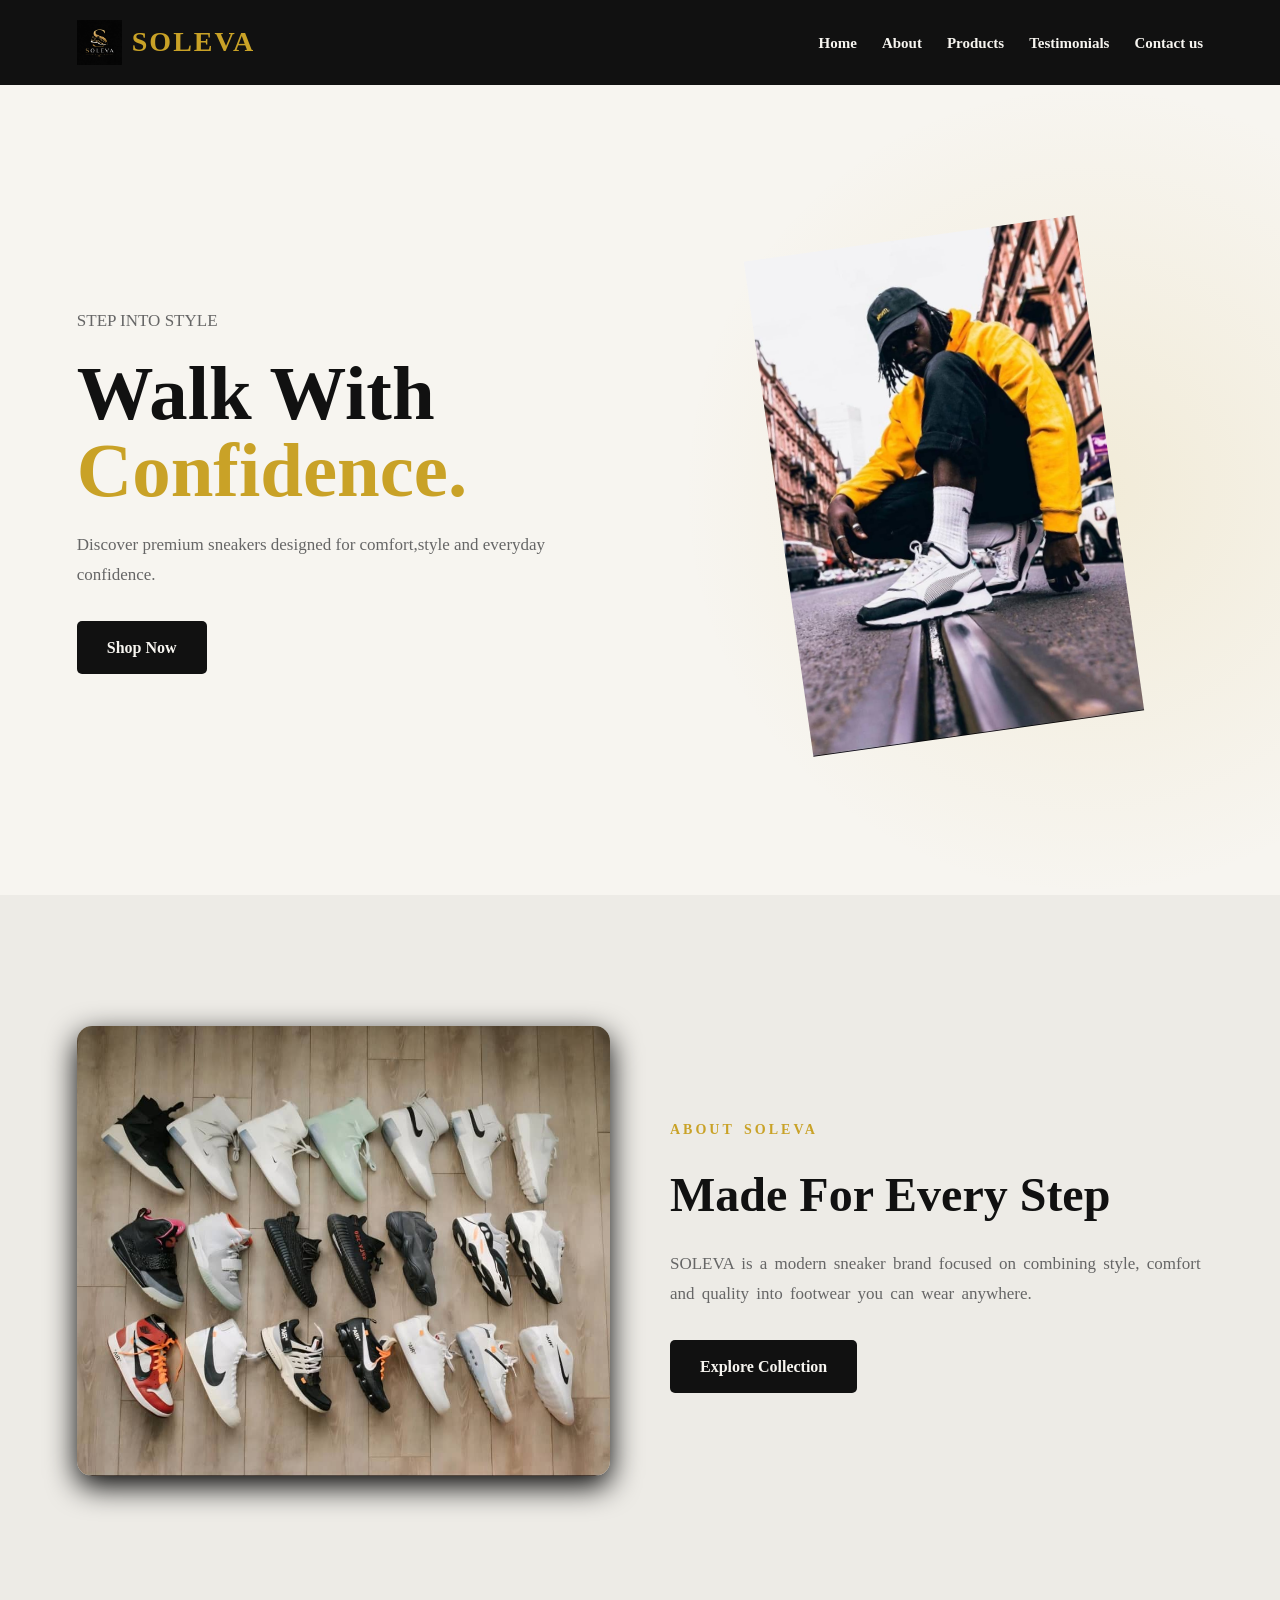
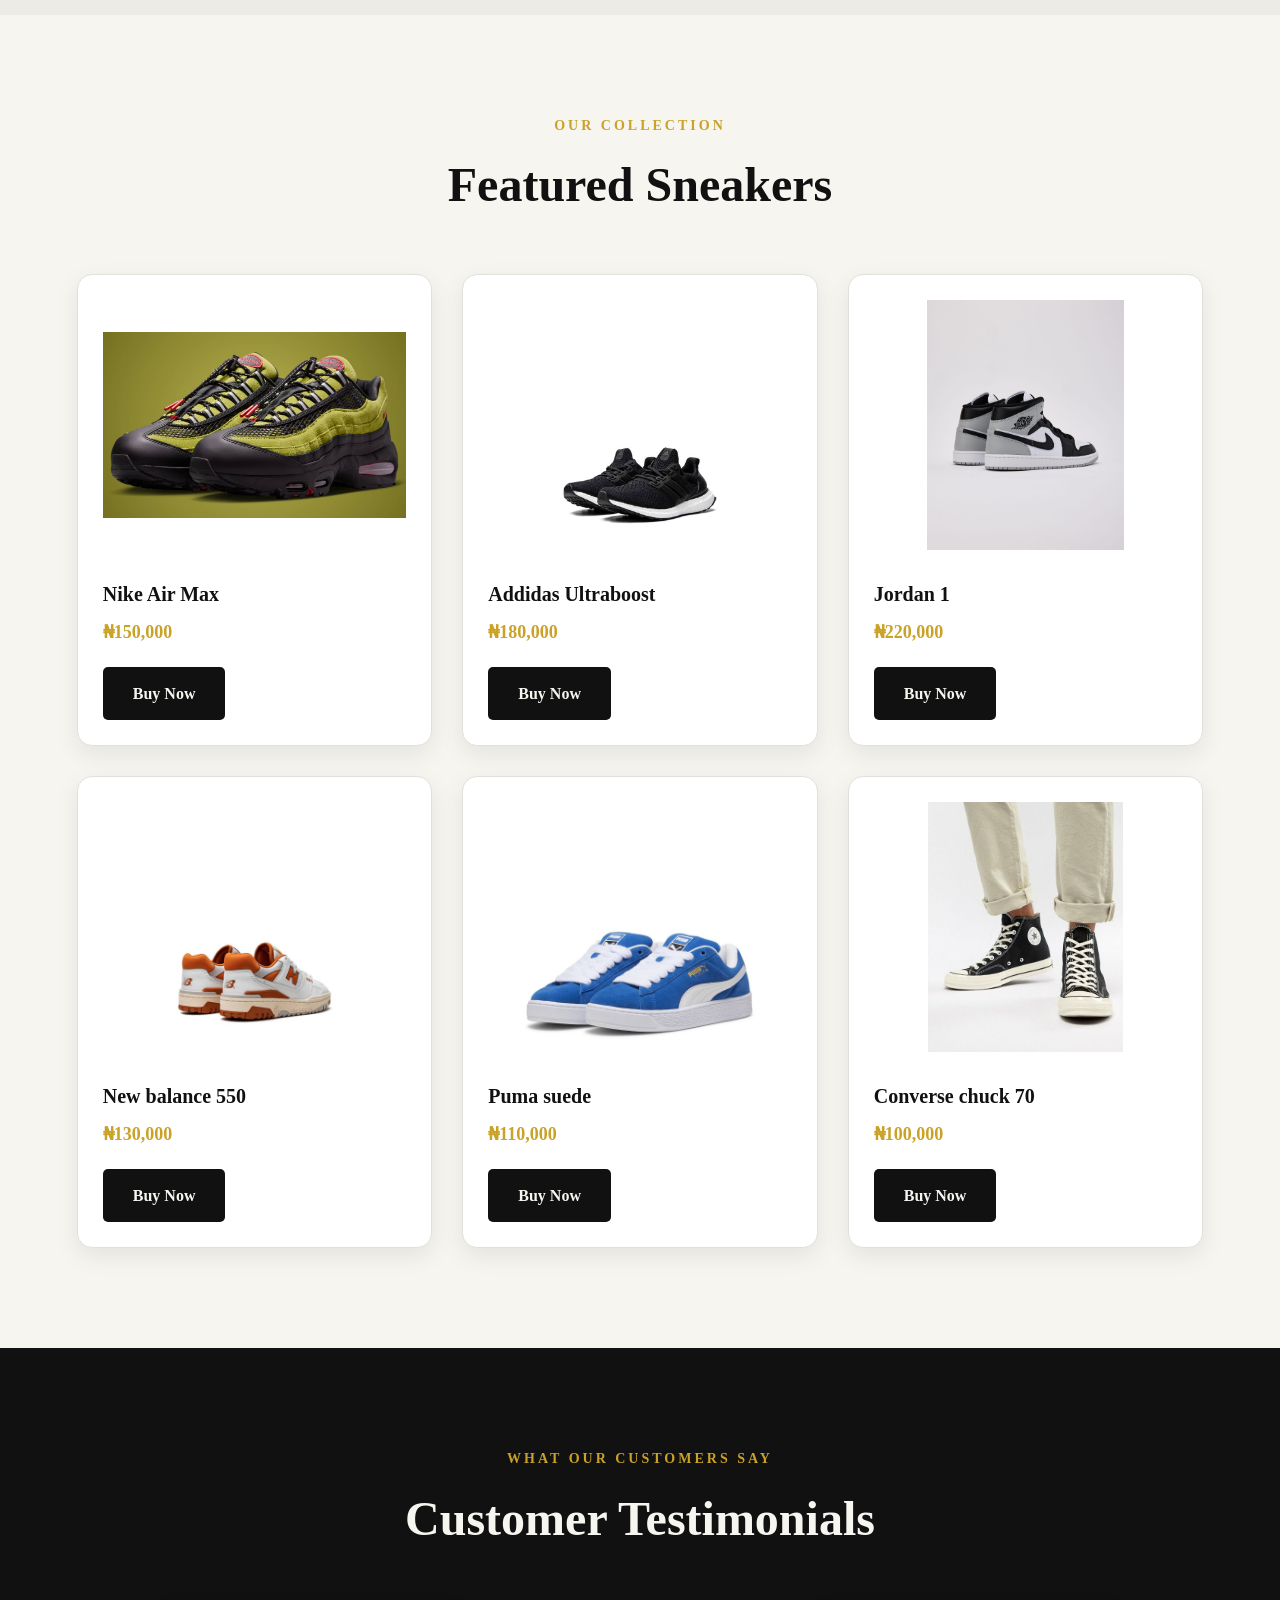
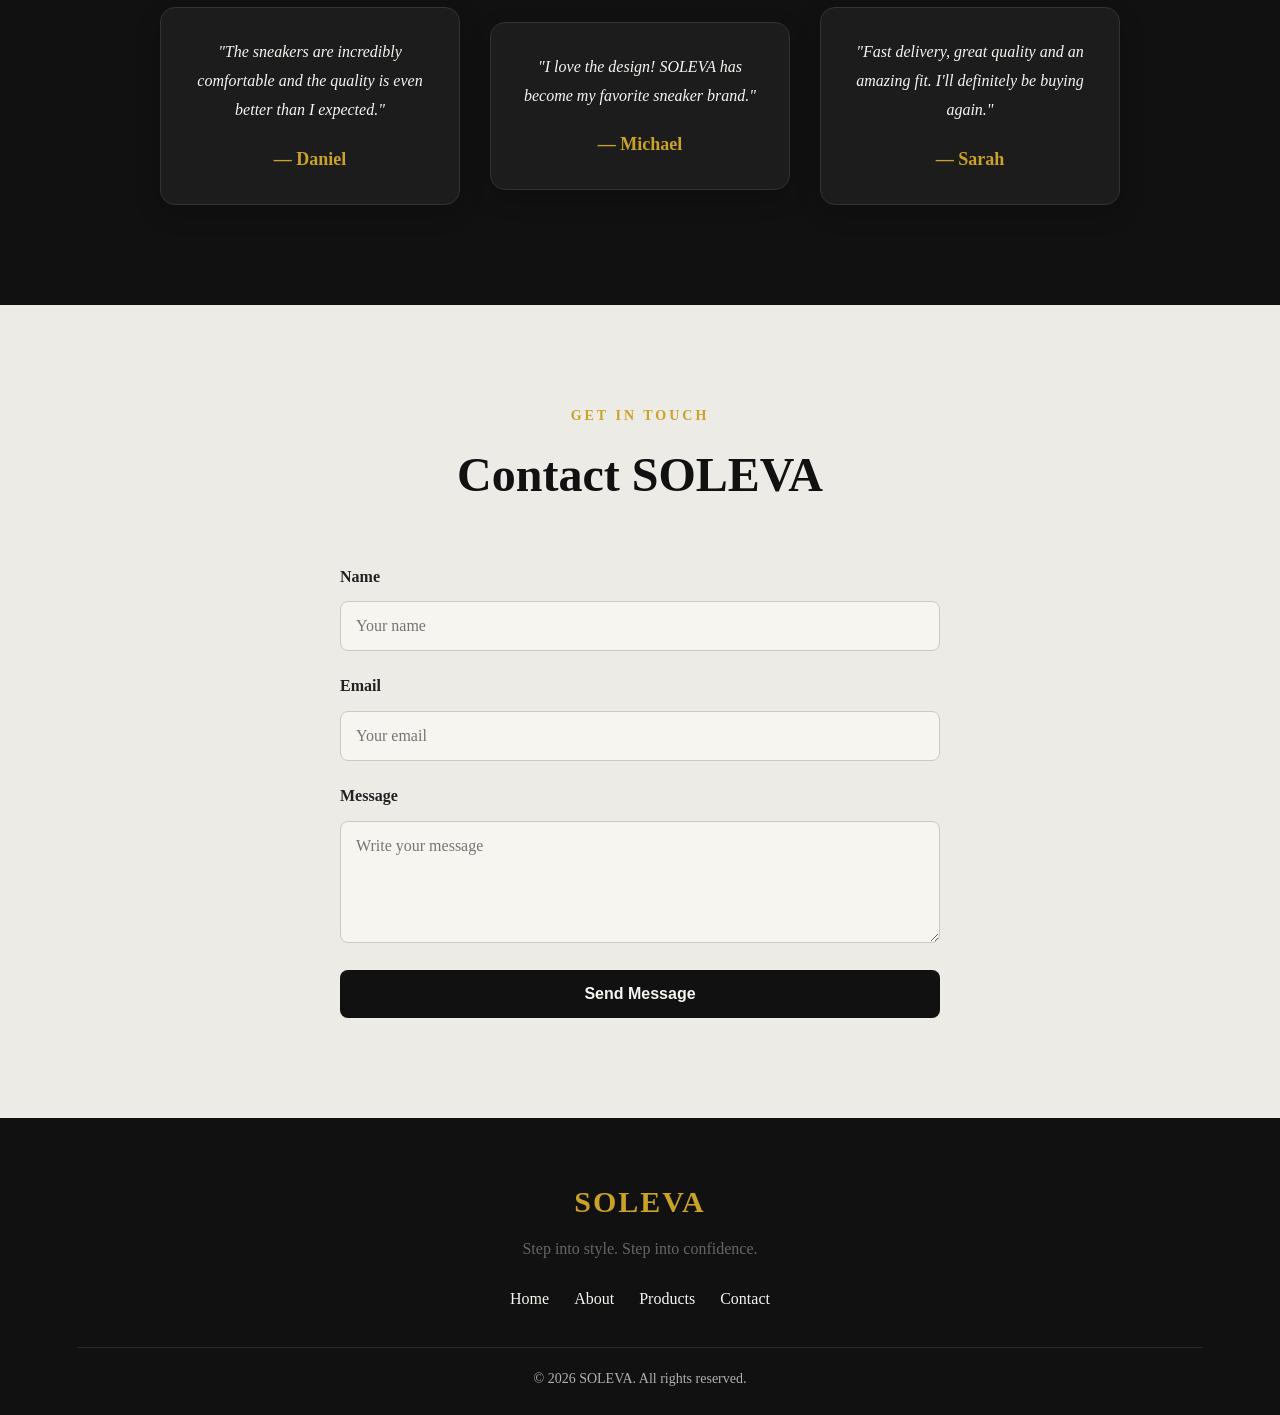
<file: soleva/index.html>
<!DOCTYPE html>
<html lang="en">
<head>
    <meta charset="UTF-8">
    <meta name="viewport" content="width=device-width, initial-scale=1.0">
    <meta name="description" content="Modern sneakers designed for style, comfort and performance.">
    <title>SOLEVA / Step Into Style</title>
    <link rel="stylesheet" href="style.css">
</head>
<body>
<!-- HEADER -->
    <header>

        <nav>

            <div class="brand">
                <img src="./images/Soleva.jpeg" alt="SOLEVA logo">
                <h1>SOLEVA</h1>
            </div>
            <ul>

                <li>
                    <a href="#home">Home</a>
                </li>
                <li>
                    <a href="#about">About</a>
                </li>
                <li>
                    <a href="#products">Products</a>
                </li>
                <li>
                    <a href="#testimonials">Testimonials</a>
                </li>
                <li>
                    <a href="#contact">Contact us</a>
                </li>

            </ul>

        </nav>

    </header>

    <main>

        <!-- HERO -->

        <section class="hero" id="home">

            <div class="hero-content">
                
                <p>STEP INTO STYLE</p>

                <h2>Walk With <span>Confidence.</span></h2>
                <p> Discover premium sneakers designed for comfort,style and everyday confidence.</p>
                <a href="#products" class="btn">Shop Now</a>

            </div>

            <div class="hero-image">
                <img src="./images/humanshoe.jpeg" alt="SOLEVA sneaker">
            </div>

        </section>

        <!-- ABOUT SECTION -->

        <section class="about" id="about">
            
            <div class="about-image">
                <img src="./images/collectionshoe.jpeg" alt="SOLEVA sneaker collection">
            </div>

            <div class="about-content">

                <p>ABOUT SOLEVA</p>

                    <h2>Made For Every Step</h2>
                    <p>SOLEVA is a modern sneaker brand focused on combining style, comfort and quality into footwear you can wear anywhere.</p>
                    <a href="#products" class="btn">Explore Collection</a>

            </div>

        </section>

        <!-- PRODUCTS -->

        <section class="products" id="products">

            <div class="section-heading">

                <p>OUR COLLECTION</p>
                <h2>Featured Sneakers</h2>

            </div>

            <div class="product-container">

                <article class="product-card">
                    <img src="./images/air max.jpeg" alt="Nike Air Max">
                    <h3>Nike Air Max</h3>
                    <p>₦150,000</p>
                    <a href="#contact" class="btn">Buy Now</a>
                </article>

                <article class="product-card">
                    <img src="./images/ultraboost.jpeg" alt="Addidas Ultraboost">
                    <h3>Addidas Ultraboost</h3>
                    <p>₦180,000</p>
                    <a href="#contact" class="btn">Buy Now</a>
                </article>

                <article class="product-card">
                    <img src="./images/jordan 1.jpeg" alt="Jordan 1">
                    <h3>Jordan 1</h3>
                    <p>₦220,000</p>
                    <a href="#contact" class="btn">Buy Now</a>
                </article>

                <article class="product-card">
                    <img src="./images/new balance.jpeg" alt="New balance 550">
                    <h3>New balance 550</h3>
                    <p>₦130,000</p>
                    <a href="#contact" class="btn">Buy Now</a>
                </article>

                <article class="product-card">
                    <img src="./images/puma.jpeg" alt="Puma Suede">
                    <h3>Puma suede</h3>
                    <p>₦110,000</p>
                    <a href="#contact" class="btn">Buy Now</a>
                </article>

                <article class="product-card">
                    <img src="./images/converse chuck.jpeg" alt="Converse chuck 70">
                    <h3>Converse chuck 70</h3>
                    <p>₦100,000</p>
                    <a href="#contact" class="btn">Buy Now</a>
                </article>

            </div>

        </section>

        <!-- TESTIMONY -->

        <section class="testimonials" id="testimonials">

            <div class="section-heading">
                <p>WHAT OUR CUSTOMERS SAY</p>
                <h2>Customer Testimonials</h2>
            </div>

            <div class="testimonial-container">

                <article class="testimonial">
                    <p>"The sneakers are incredibly comfortable and the quality is even better than I expected."</p>
                    <h3>— Daniel</h3>
                </article>

                <article class="testimonial">
                    <p>"I love the design! SOLEVA has become my favorite sneaker brand."</p>
                    <h3>— Michael</h3>
                </article>

                <article class="testimonial">
                    <p>"Fast delivery, great quality and an amazing fit. I'll definitely be buying again."</p>
                    <h3>— Sarah</h3>
                </article>

            </div>

        </section>

         <!-- CONTACTS -->
          
        <section class="contact" id="contact">

            <div class="section-heading">
                <p>GET IN TOUCH</p>
                <h2>Contact SOLEVA</h2>
            </div>

            <form>
                <label for="name">Name</label>
                <input type="text" id="name" placeholder="Your name">

                <label for="email">Email</label>
                <input type="email" id="email" placeholder="Your email">

                <label for="message">Message</label>
                <textarea id="message" rows="5" placeholder="Write your message"></textarea>

            <button type="submit">Send Message</button>

            </form>

        </section>

    </main>

    <footer>
        
        <div class="footer-content">

            <h2>SOLEVA</h2>
            <p>Step into style. Step into confidence.</p>

        <div class="footer-links">
            <a href="#home">Home</a>
            <a href="#about">About</a>
            <a href="#products">Products</a>
            <a href="#contact">Contact</a>
        </div>

        </div>

        <p class="copyright"> &copy; 2026 SOLEVA. All rights reserved.</p>

    </footer>
    
</body>
</html>
</file>
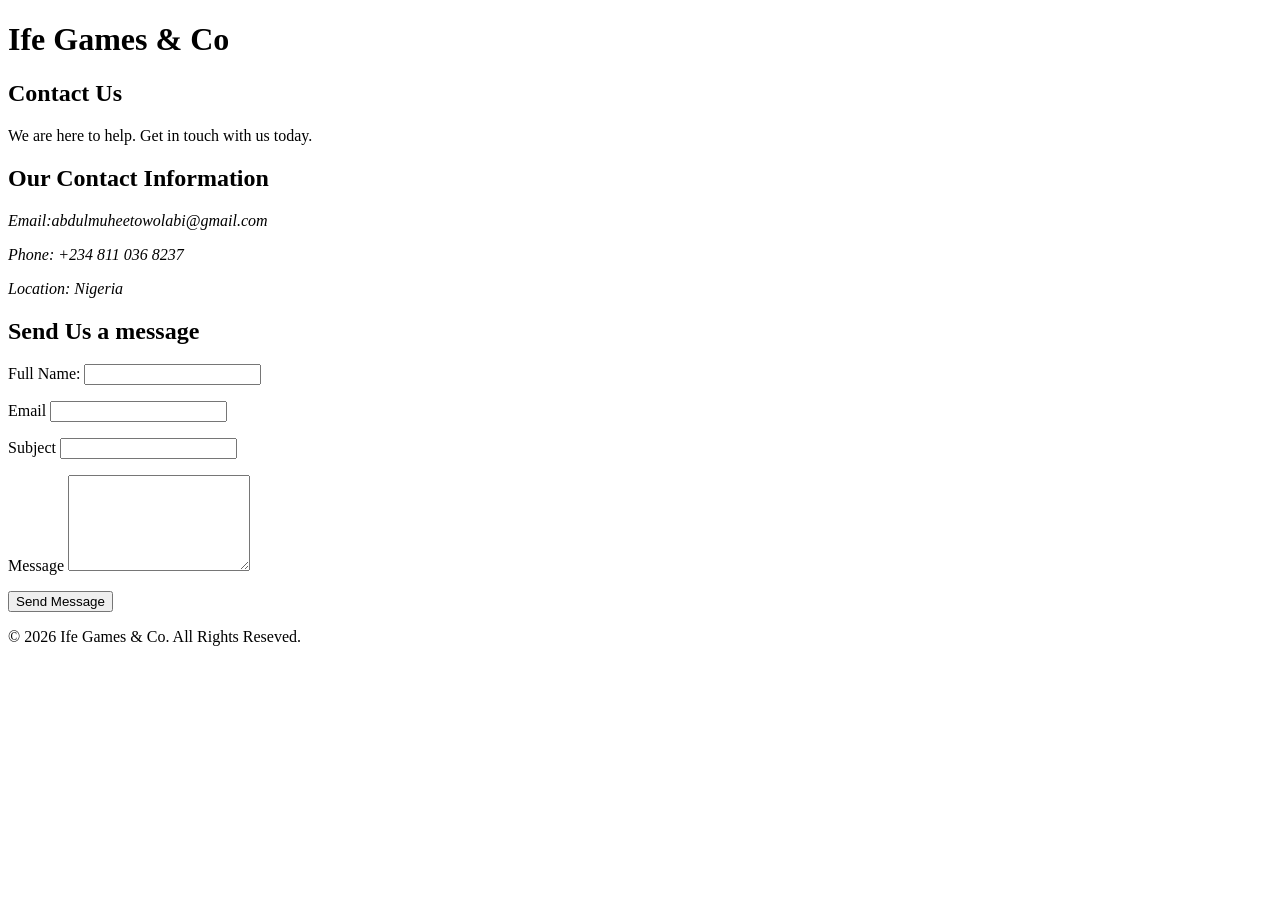
<file: Assignment-3/contact.html>
<!DOCTYPE html>
<html lang="en">
<head>
    <meta charset="UTF-8">
    <meta name="viewport" content="width=device-width, initial-scale=1.0">
    <meta name="description" content="Contact Ife Games and Co for enquiries, orders and customer support.">
    <title>Ife Games and Co. / Contact Us</title>
</head>
<body>
    
    <!-- header -->
     <header>
        <h1>Ife Games & Co</h1>
          <nav>
            <a href="firstpage.html"></a>
            <a href="products.html"></a>
            <a href="contact.html"></a>
        </nav>
     </header>

     <main>

        <!-- Hero Section -->
         <section>
                <h2>Contact Us</h2>
                <p>We are here to help. Get in touch with us today.</p>
         </section>

         <!-- Contact Information -->
          <section>
                <h2>Our Contact Information</h2>

                <address>
                    <p>Email:abdulmuheetowolabi@gmail.com</p>
                    <p>Phone: +234 811 036 8237</p>
                    <p>Location: Nigeria</p>
                </address>
          </section>

         <!-- Contact Form -->
          <section>
                <h2>Send Us a message</h2>
                
                <form>
                    <div>
                        <label for="name">Full Name:</label>
                        <input type="text" id="name" name="name" required>
                    </div>

                    <p>
                        <label for="email">Email</label>
                        <input type="email" id="email" name="email" required>
                    </p>

                    <p>
                        <label for="subject">Subject</label>
                        <input type="text" id="subject" name="subject" required>
                    </p>

                    <p>
                        <label for="message">Message</label>
                        <textarea name="message" id="message" rows="6"></textarea>
                    </p>

                    <button type="submit">Send Message</button>

                </form> 
          </section>

     </main>

    <!-- Footer -->
     <Footer>
        <p>&copy; 2026 Ife Games & Co. All Rights Reseved.</p>
     </Footer>

</body>
</html>
</file>
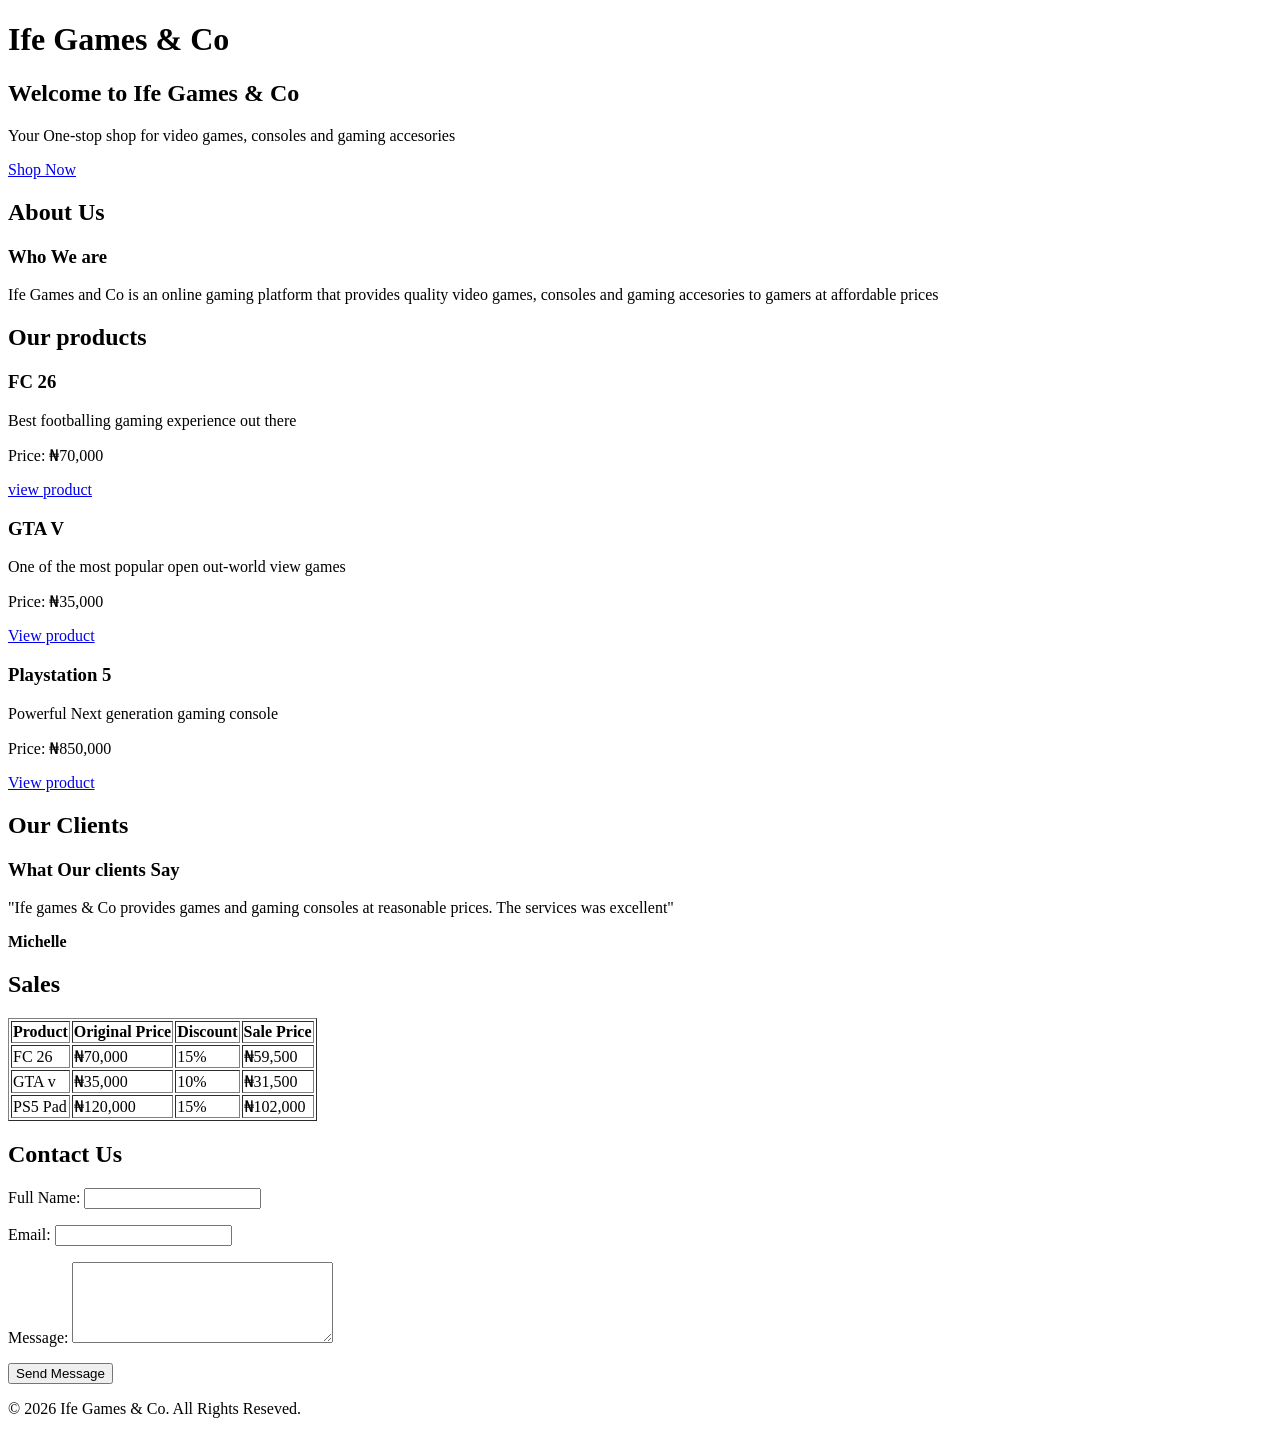
<file: Assignment-3/firstpage.html>
<!DOCTYPE html>
<html lang="en">
<head>
    <meta charset="UTF-8">
    <meta name="viewport" content="width=device-width, initial-scale=1.0">
    <meta name="description" content="IfeGames & Co is an online store for video games, consoles and gaming assecories.">
    <title>Ife Games and Co / Home</title>
</head>
<body>
    <!-- header -->
    <header>
        <h1>Ife Games & Co</h1>

        <nav>
            <a href="firstpage.html"></a>
            <a href="products.html"></a>
            <a href="contact.html"></a>
        </nav>
    </header>
    
    <main>
        <!-- hero section -->
         <section>
                <h2>Welcome to Ife Games & Co</h2>
                <p>Your One-stop shop for video games, consoles and gaming accesories</p>
                <a href="products.html">Shop Now</a>
         </section>

         <!-- About Section -->
          <section>
                <h2>About Us</h2>

            <article>
                <h3>Who We are</h3>
                <p>Ife Games and Co is an online gaming platform that provides quality video games, consoles and gaming accesories to gamers at affordable prices</p>
            </article>    
          </section>

          <!-- product section -->
           <section> 
                <h2>Our products</h2>

            <article>
                <h3>FC 26</h3>
                <P>Best footballing gaming experience out there</P>
                <p>Price: &#8358;70,000</p>
                <a href="products.html">view product</a>
            </article>

            <article>
                <h3>GTA V</h3>
                <P>One of the most popular open out-world view games</P>
                <p>Price: &#8358;35,000</p>
                <a href="products.html">View product</a>
            </article>

            <article>
                <h3>Playstation 5</h3>
                <p>Powerful Next generation gaming console</p>
                <p>Price: &#8358;850,000</p>
                <a href="products.html">View product</a>
             </article>
           </section>

           <!-- Client Section -->
            <section>
                <h2>Our Clients</h2>

                <article>
                    <h3>What Our clients Say</h3>
                    <p>"Ife games & Co provides games and gaming consoles at reasonable prices. The services was excellent"</p>
                    <p><strong>Michelle</strong></p>
                </article>
            </section>

            <!-- Sales Section -->
            <section>
                <h2>Sales</h2>

                <table border="1">
                    <thead>
                        <tr>
                            <th>Product</th>
                            <th>Original Price</th>
                            <th>Discount</th>
                            <th>Sale Price</th>
                        </tr>
                    </thead>

                    <tbody>
                        <tr>
                            <td>FC 26</td>
                            <td>&#8358;70,000</td>
                            <td>15%</td>
                            <td>&#8358;59,500</td>
                        </tr>

                        <tr>
                            <td>GTA v</td>
                            <td>&#8358;35,000</td>
                            <td>10%</td>
                            <td>&#8358;31,500</td>
                        </tr>

                        <tr>
                            <td>PS5 Pad</td>
                            <td>&#8358;120,000</td>
                            <td>15%</td>
                            <td>&#8358;102,000</td>
                        </tr>
                    </tbody>
                </table>
            </section>

            <!-- Contact Section -->
             <section>
                <h2>Contact Us</h2>

                <form>
                    <p>
                        <label for="name">Full Name:</label>
                        <input type="text" id="name" name="name">
                    </p>

                    <p>
                        <label for="email">Email:</label>
                        <input type="email" id="email" name="email">
                    </p>

                    <p>
                        <label for="message">Message:</label>
                        <textarea name="message" name="message" rows="5" cols="30"></textarea>
                    </p>

                    <button type="submit">Send Message</button>
                </form>
             </section>
    </main>
    <footer>
        <p>&copy; 2026 Ife Games & Co. All Rights Reseved.</p>
    </footer>

</body>
</html>
</file>
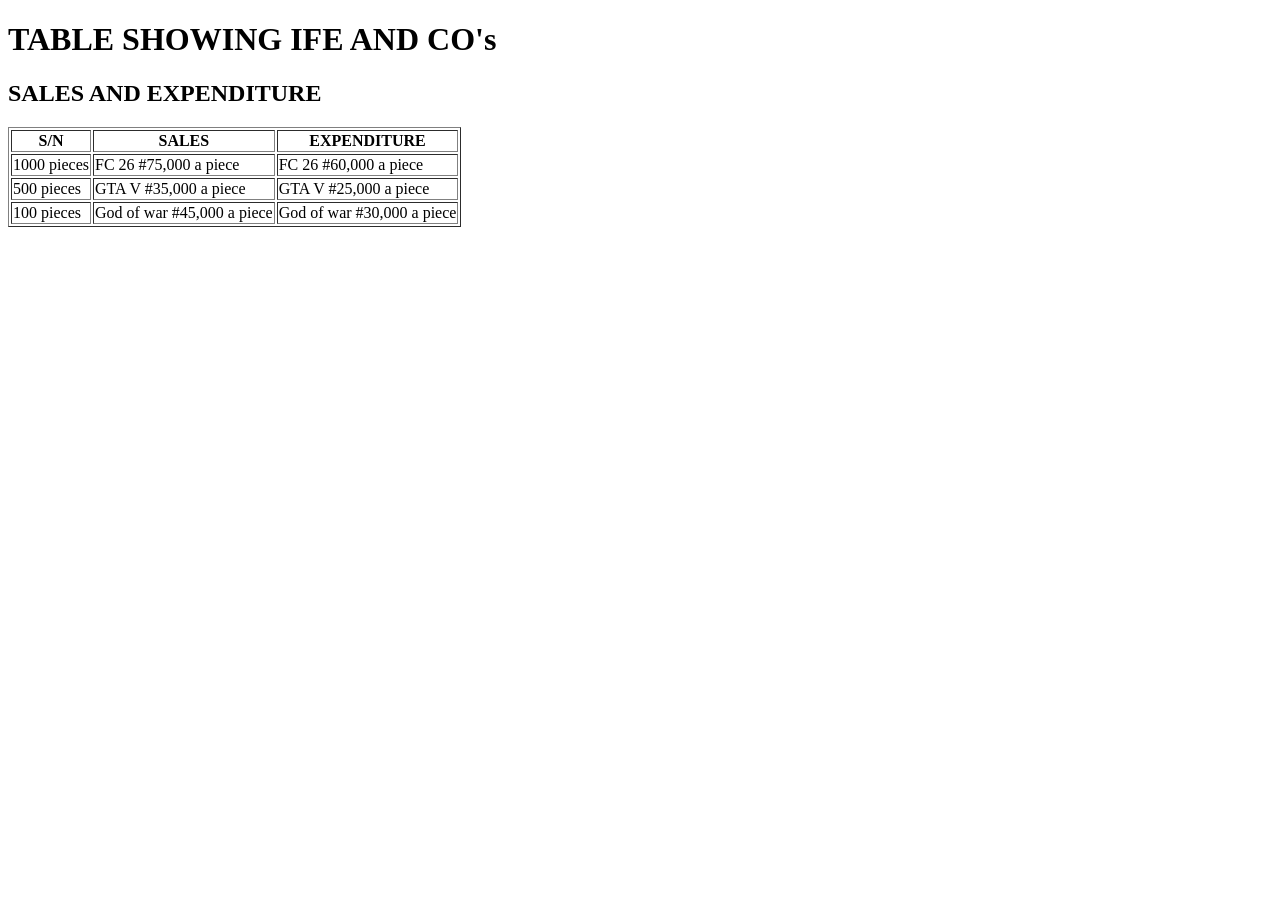
<file: ASSIGNMENTNO2/salesandexpenditure.html>
<!DOCTYPE html>
<html lang="en">
<head>
    <meta charset="UTF-8">
    <meta name="viewport" content="width=device-width, initial-scale=1.0">
    <title>sales and expenditure</title>
</head>
<body>
    <header>
        <h1>TABLE SHOWING IFE AND CO's</h1>
            <h2>SALES AND EXPENDITURE</h2>
                <table border="1">
                    <tr>
                        <th>S/N</th>
                        <th>SALES</th>
                        <th>EXPENDITURE</th>
                    </tr>

                    <tr>
                        <td>1000 pieces</td>
                        <td>FC 26 #75,000 a piece </td>
                        <td>FC 26 #60,000 a piece</td>
                    </tr>

                    <tr>
                        <td>500 pieces</td>
                        <td>GTA V #35,000 a piece</td>
                        <td>GTA V #25,000 a piece</td>
                    </tr>

                    <tr>
                        <td>100 pieces</td>
                        <td>God of war #45,000 a piece</td>
                        <td>God of war #30,000 a piece</td>
                    </tr>
















                </table>










    </header>
</body>
</html>
</file>
<file: soleva/style.css>
/* GENERAL FORMATING */

*{
    margin: 0;
    padding: 0;
    box-sizing: border-box;
}

html{
    scroll-behavior: smooth;
}

body{
    font-family: 'Times New Roman', Times, serif;
    color: #222;
    background-color: #f5f5f5;
    line-height: 1.6;
}

/* HEADER */
header{
    background-color: #111111;
    padding: 20px 6%;
    top: 0;
    z-index: 1000;
}

nav{
    display: flex;
    justify-content: space-between;
    align-items: center;
    gap: 10px;
}

.brand{
    display: flex;
    align-items: center;
    gap: 10px;
}

.brand img{
    width: 45px;
    height: 45px;
    object-fit: contain;
}

.brand h1{
    color: #c9a227;
    font-size: 28px;
    font-weight: 800;
    letter-spacing: 2px;
}

nav ul{
    display: flex;
    align-items: center;
    gap: 25px;
    list-style: none;
}

nav ul a{
    color: #f7f5f0;
    text-decoration: none;
    font-size: 15px;
    font-weight: 600;
    transition: 0.3s ease;
}

nav ul a:hover{
    color: #c9a227;
}

/* HERO SECTION */

.hero{
    min-height: 90vh;
    padding: 80px 6%;
    display: flex;
    align-items: center;
    justify-content: space-between;
    gap: 50px;
    background-color: #f7f5f0;
    overflow: hidden;
    background-image: radial-gradient(circle at 85% 50%, rgba(201, 162, 39, 0.12), transparent 35%);;
}

.hero-content{
    width: 50%;
}

.hero-content p>:first-child{
    color: #c9a227;
    font-size: 14px;
    font-weight: 700;
    letter-spacing: 3px;
    text-transform: uppercase;
}

.hero-content h2{
    color: #111111;
    font-size: clamp(3rem, 6vw, 6rem);
    font-weight: 800;
    line-height: 1;
    margin: 20px 0;
}

.hero-content h2 span{
    color: #c9a227;
}

.hero-content p{
    color: #666666;
    font-size: 17px;
    max-width: 550px;
    line-height: 1.8;
}

.hero-image{
    width: 50%;
    text-align: center;
}

.hero-image img{
    width: 100%;
    max-width: 550px;
    height: 500px;
    object-fit: contain;
    transform: rotate(-8deg);
    transition: 0.4s ease;
    position: relative;
    left: 10px;
}

.hero-image img:hover{
    transform: rotate(0deg) scale(1.05);
}

.btn{
    display: inline-block;
    margin-top: 30px;
    padding: 14px 30px;
    background-color: #111111;
    color: #f7f5f0;
    text-decoration: none;
    font-weight: 700;
    border-radius: 5px;
    cursor: pointer;
    transition: 0.3s easeS;
}

.btn:hover{
    background-color: #c9a227;
    color: #111111;
    transform: translateY(-3px);
}

/* ABOUT SECTION */

.about{
    min-height: 80vh;
    padding: 100px 6%;
    display: flex;
    align-items: center;
    justify-content: space-between;
    gap: 60px;
    background-color: #edebe6;
}

.about-image{
    width: 50%;
}

.about-image img{
    width: 100%;
    height: 450px;
    object-fit: cover;
    border-radius: 15px;
    box-shadow: 0 10px 30px rgba(0, 0, 0, 15);
}

.about-content{
    width: 50%;
}

.about-content > p:first-child{
    color: #c9a227;
    font-size: 14px;
    font-weight: 700;
    letter-spacing: 3px;
    text-transform: uppercase;
}

.about-content h2{
    color: #111111;
    font-size: 3rem;
    font-weight: 800;
    margin: 15px 0;
}

.about-content p{
    color: #666666;
    font-size: 17px;
    line-height: 1.8;
    word-spacing: 3px;
    max-width: 550px;
}

.products{
    padding: 100px 6%;
    background-color: #f7f5f0;
}

.section-heading{
    text-align: center;
    margin-bottom: 50px;
}

.section-heading p{
    color: #c9a227;
    font-size: 14px;
    font-weight: 700;
    letter-spacing: 3px;
    text-transform: uppercase;
}

.section-heading h2{
    color: #111111;
    font-size: 3rem;
    font-weight: 800;
    margin-top: 10px;
}

.product-container{
    display: grid;
    grid-template-columns: repeat(3, 1fr);
    grid-template-rows: auto;
    gap: 30px;
}

.product-card{
    background-color: #ffffff;
    padding: 25px;
    border: 1px solid #e2e0db;
    border-radius: 15px;
    box-shadow: 0 8px 25px rgba(0, 0, 0, 0.08);
    overflow: hidden;
    transition: 0.3s ease;
}

.product-card:hover{
    transform: translateY(-8px);
}

.product-card img{
    width: 100%;
    height: 250px;
    object-fit: contain;
    margin-bottom: 20px;
}

.product-card h3{
    color: #111111;
    font-size: 20px;
    font-weight: 700;
    margin-bottom: 8px;
}

.product-card > p{
    color: #c9a227;
    font-size: 18px;
    font-weight: 700;
    margin-bottom: 15px;
}

.product-card .btn{
    margin-top: 5px;
}

/* TESTIMONIALS */

.testimonials{
    padding: 100px 6%;
    background-color: #111111;
}

.testimonials .section-heading{
    text-align: center;
    margin-bottom: 50px;
}

.testimonials .section-heading p{
    color: #c9a227;
}

.testimonials .section-heading h2{
    color: #f7f5f0;
}

.testimonial-container{
    display: flex;
    justify-content: center;
    align-items: center;
    flex-wrap: wrap;
    min-width: 1100px;
    gap: 30px;
    margin: 0 auto;
}

.testimonial{
    max-width: 300px;
    width: 100%;
    padding: 30px;
    background-color: #1c1c1c;
    border: 1px solid #333333;
    border-radius: 15px;
    box-shadow: 0 8px 25px rgba(0, 0, 0, 0.2);
    transition: 0.3s ease;
    text-align: center;
}

.testimonial:hover{
    transform: translateY(-8px);
}

.testimonial p{
    color: #f7f5f0;
    font-size: 16px;
    font-style: italic;
    line-height: 1.8;
    margin-bottom: 20px;
}

.testimonial h3{
    color: #c9a227;
    font-size: 18px;
    font-weight: 700;
}

/* CONTACT */

.contact{
    min-height: 80vh;
    padding: 100px 6%;
    background-color: #edebe6;
    display: flex;
    flex-direction: column;
    justify-content: center;
    align-items: center;
}

.contact .section-heading{
    text-align: center;
    margin-bottom: 40px;
}

.contact .section-heading p{
    color: #c9a227;
}

.contact .section-heading h2{
    color: #111111;
}

.contact form {
    width: 100%;
    max-width: 600px;
    display: flex;
    flex-direction: column;
    gap: 12px;
}

.contact label{
    color: #222222;
    font-weight: 700;
    margin-top: 10px;
}

.contact input,
.contact textarea{
    width: 100%;
    padding: 15px;
    border: 1px solid #ccc9c2;
    border-radius: 8px;
    background-color: #f7f5f0;
    color: #222222;
    font-family: 'Times New Roman', Times, serif;
    font-size: 16px;
    outline: none;
}

.contact input:focus,
.contact textarea:focus{
    border-color:#c9a227 ;
}

.contact button{
    margin-top: 15px;
    padding: 15px;
    border: none;
    border-radius: 8px;
    background-color: #111111;
    color: #f7f5f0;
    font-size: 16px;
    font-weight: 700;
    cursor: pointer;
    transition: 0.3s ease;
}

.contact button:hover{
    background-color: #c9a227;
    color: #111111;
    transform: translateY(-3px);
}

footer{
    padding: 60px 6% 25px;
    background-color: #111111;
    color: #f7f5f0;
    text-align: center;
}

.footer-content h2{
    color: #c9a227;
    font-size: 30px;
    letter-spacing: 2px;
    margin-bottom: 10px;
}

.footer-content > p{
    color: #666666;
    margin-bottom: 25px;
}

.footer-links{
    display: flex;
    justify-content: center;
    gap: 25px;
    flex-wrap: wrap;
}

.footer-links a{
    color: #f7f5f0;
    text-decoration: none;
    transition:  0.3s ease;
}
.footer-links a:hover{
    color: #c9a227;
}

.copyright{
    margin-top: 35px;
    padding-top: 20px;
    border-top: 1px solid #333333;
    opacity: 0.7;
    font-size:14px;
}

/* RESPONSIVE DESIGN */

@media (max-width: 768px) {

    /* HEADER */

    nav {
        flex-direction: column;
        gap: 15px;
    }

    nav ul {
        flex-wrap: wrap;
        justify-content: center;
        gap: 15px;
    }

    /* HERO */

    .hero {
        flex-direction: column;
        text-align: center;
        padding: 70px 5%;
    }

    .hero-content {
        width: 100%;
    }

    .hero-content h2 {
        font-size: 3rem;
    }

    .hero-content p {
        margin: 0 auto;
    }

    .hero-image {
        width: 100%;
    }

    .hero-image img {
        height: 350px;
    }

    /* ABOUT */

    .about {
        flex-direction: column;
        text-align: center;
    }

    .about-image,
    .about-content {
        width: 100%;
    }

    .about-image img {
        height: 350px;
    }

    .about-content p {
        margin: 0 auto;
    }

    /* PRODUCTS */

    .product-container {
        grid-template-columns: 1fr;
    }

    /* TESTIMONIALS */

    .testimonial-container{
        width: 100%;
        gap: 20px;
        flex-direction: column;
        align-items: center;
    }
    .testimonials{
        width: 100%;

        display:flex;
        justify-content:center;
        align-items:center;
        
        overflow: hidden;
    }

    .testimonial {
        width: 100%;
        max-width: 280px;
        text-align: left;
    }

    /* CONTACT */

    .contact form {
        width: 100%;
    }
}
</file>
